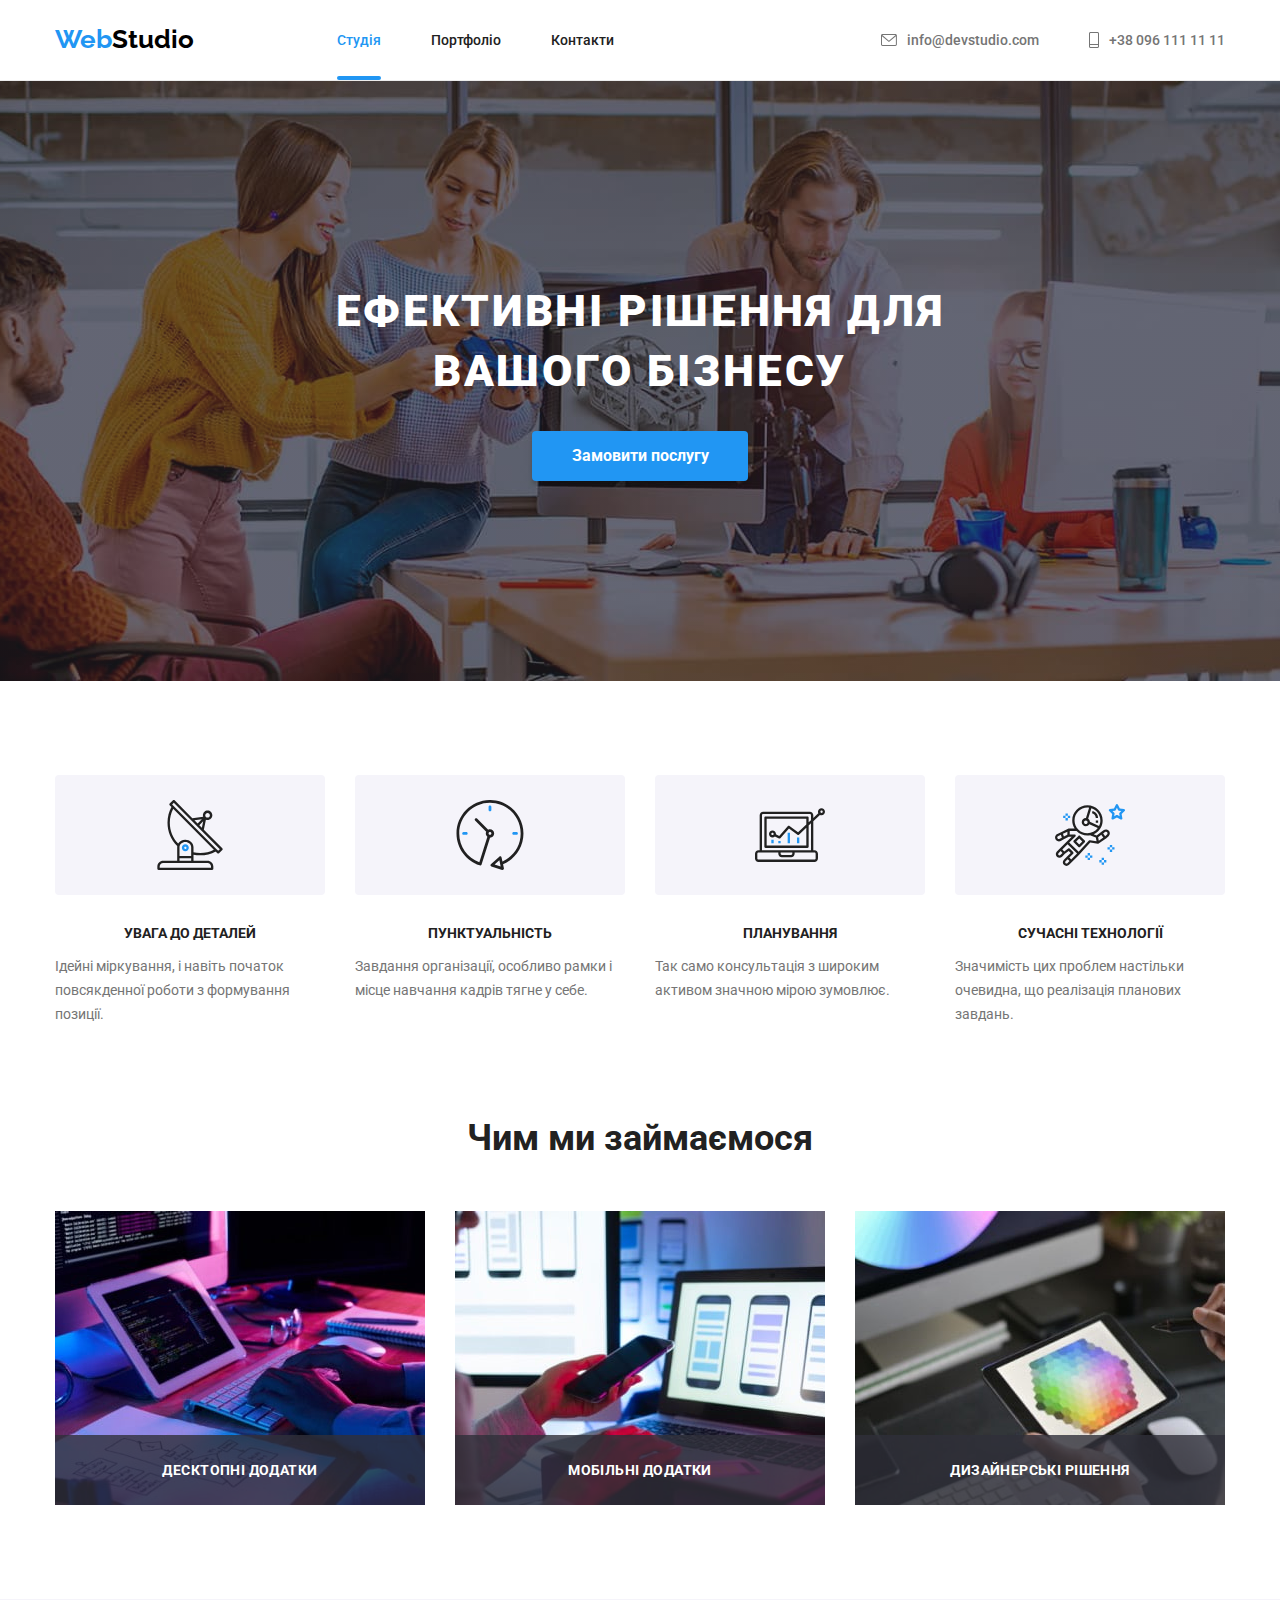
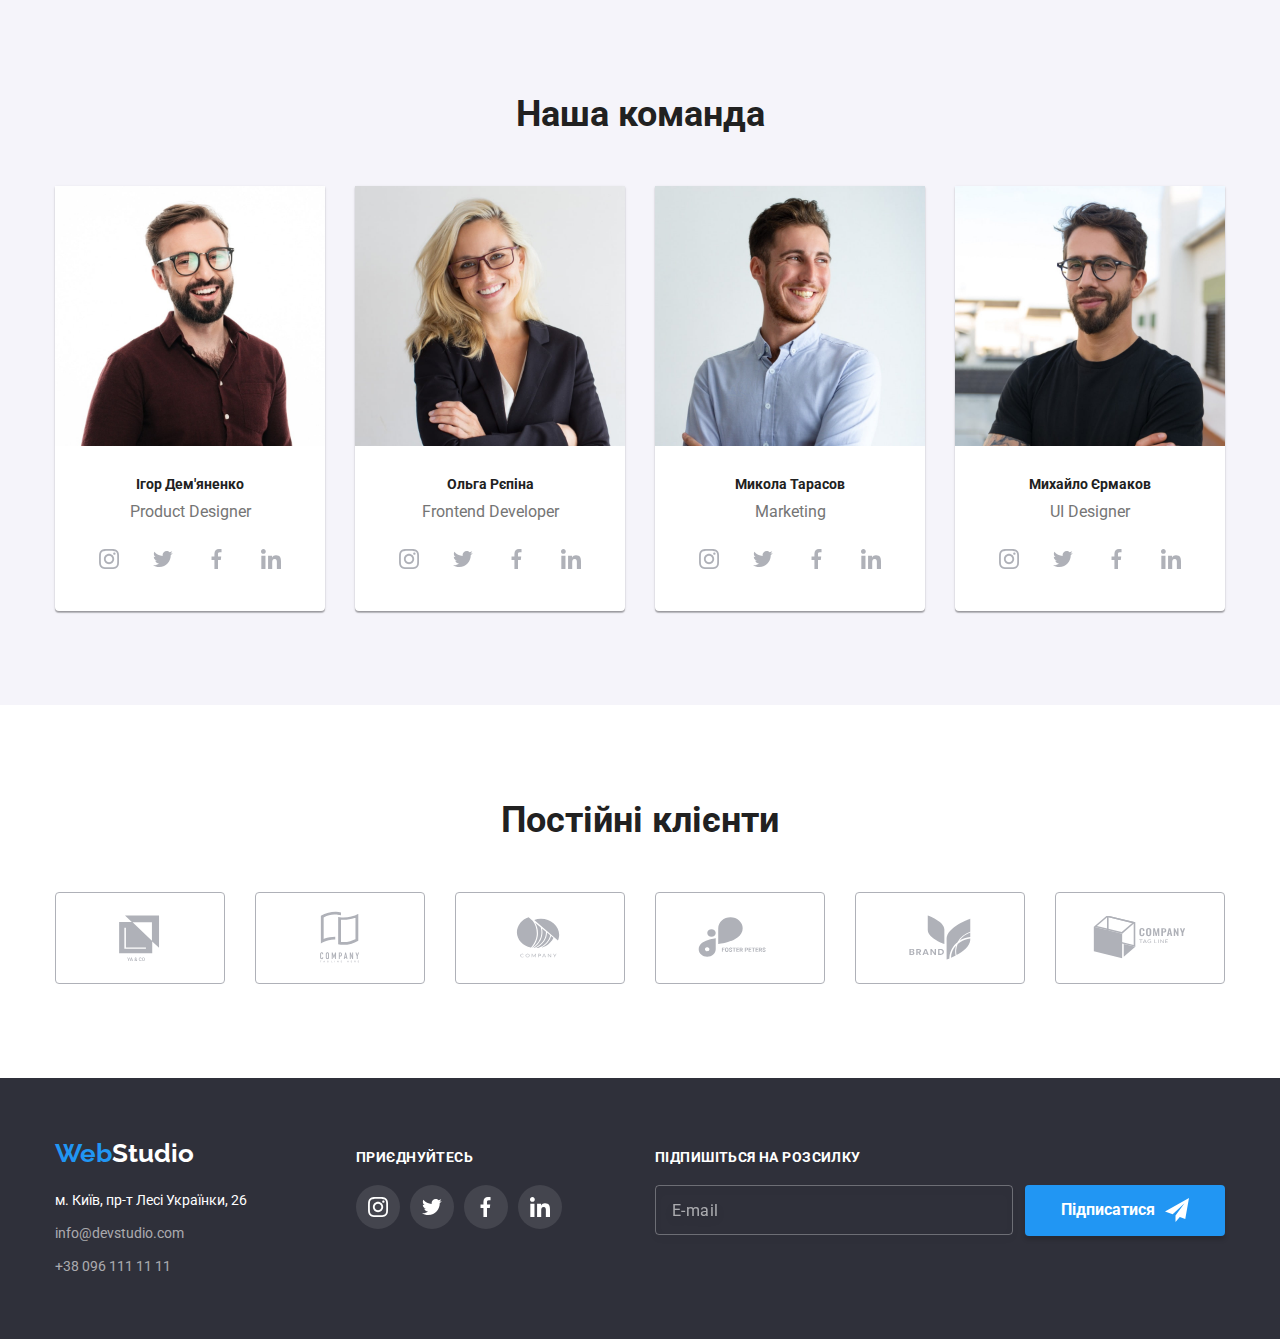
<file: index.html>
<!DOCTYPE html>
<html lang="uk">
  <head>
    <meta charset="UTF-8" />
    <meta http-equiv="X-UA-Compatible" content="IE=edge" />
    <meta name="viewport" content="width=device-width, initial-scale=1.0" />
    <title>Студія</title>
    <!-- шрифти -->
    <link rel="preconnect" href="https://fonts.googleapis.com" />
    <link rel="preconnect" href="https://fonts.gstatic.com" crossorigin />
    <link
      href="https://fonts.googleapis.com/css2?family=Raleway:wght@700&family=Roboto:wght@400;500;700;900&display=swap"
      rel="stylesheet"
    />
    <!-- нормалізатор -->
    <link
      rel="stylesheet"
      href="https://cdnjs.cloudflare.com/ajax/libs/modern-normalize/1.1.0/modern-normalize.min.css"
    />
    <!-- стилі -->
    <link rel="stylesheet" href="./css/styles.css" />
  </head>

  <body>
    <header class="top-line">
      <div class="container mein-line">
        <nav class="nav-sector">
          <a class="link logo-link" href="./index.html"><span class="logo">Web</span>Studio</a>
          <ul class="site-nav list">
            <li class="item"><a class="link connect current" href="./index.html">Студія</a></li>
            <li class="item">
              <a class="link connect" href="./portfolio.html">Портфоліо</a>
            </li>
            <li class="item"><a class="link connect" href="#">Контакти</a></li>
          </ul>
        </nav>
        <ul class="contact list">
          <li class="item">
            <a class="link connect" href="mailto:info@devstudio.com">
              <svg class="icon" width="16" height="12">
                <use href="./images/icons.svg#envelope"></use></svg
              >info@devstudio.com
            </a>
          </li>
          <li class="item">
            <a class="link connect" href="tel:+380961111111">
              <svg class="icon" width="10" height="16">
                <use href="./images/icons.svg#phone"></use></svg
              >+38 096 111 11 11</a
            >
          </li>
        </ul>
      </div>
    </header>
    <main>
      <section class="hero">
        <div class="container">
          <h1 class="hero-title">Ефективні рішення для вашого бізнесу</h1>
          <button class="button button-hero" data-modal-open type="button">Замовити послугу</button>
        </div>
      </section>

      <section class="section">
        <!-- прихований заголовок -->
        <h2 class="visually-hidden">Переваги студії</h2>
        <div class="container">
          <ul class="list merit">
            <li class="list-merit">
              <div class="thumb">
                <svg class="thumb-icon" width="70" height="70">
                  <use href="./images/icons.svg#antenna"></use>
                </svg>
              </div>
              <h3 class="section-subtitle">УВАГА ДО ДЕТАЛЕЙ</h3>
              <p class="post-text">
                Ідейні міркування, i навіть початок повсякденної роботи з формування позиції.
              </p>
            </li>
            <li class="list-merit">
              <div class="thumb">
                <svg class="thumb-icon" width="70" height="70">
                  <use href="./images/icons.svg#clock"></use>
                </svg>
              </div>
              <h3 class="section-subtitle">ПУНКТУАЛЬНІСТЬ</h3>
              <p class="post-text">
                Завдання організації, особливо рамки і місце навчання кадрів тягне у себе.
              </p>
            </li>
            <li class="list-merit">
              <div class="thumb">
                <svg class="thumb-icon" width="70" height="70">
                  <use href="./images/icons.svg#diagram"></use>
                </svg>
              </div>
              <h3 class="section-subtitle">ПЛАНУВАННЯ</h3>
              <p class="post-text">
                Так само консультація з широким активом значною мірою зумовлює.
              </p>
            </li>
            <li class="list-merit">
              <div class="thumb">
                <svg class="thumb-icon" width="70" height="70">
                  <use href="./images/icons.svg#astronaut"></use>
                </svg>
              </div>
              <h3 class="section-subtitle">СУЧАСНІ ТЕХНОЛОГІЇ</h3>
              <p class="post-text">
                Значимість цих проблем настільки очевидна, що реалізація планових завдань.
              </p>
            </li>
          </ul>
        </div>
      </section>
      <section class="section section-work">
        <div class="container">
          <h2 class="section-title">Чим ми займаємося</h2>
          <ul class="list work">
            <li class="work-foto">
              <img
                class="image"
                src="./images/studio/img-1.jpeg"
                alt="Програмист пряцює за столом. Нtml код."
                width="370"
                height="294"
              />
              <div class="work-overley">
                <h3 class="work-subtitle">Десктопні додатки</h3>
              </div>
            </li>

            <li class="work-foto">
              <img
                class="image"
                src="./images/studio/img-2.jpeg"
                alt="Дизайнер розробляе мобільні додатки. Інтерфейс для смартфона."
                width="370"
                height="294"
              />
              <div class="work-overley">
                <h3 class="work-subtitle">Мобільні додатки</h3>
              </div>
            </li>
            <li class="work-foto">
              <img
                class="image"
                src="./images/studio/img-3.jpeg"
                alt="Художник вебдизайнер вибирає кольор на графичному планшеті."
                width="370"
                height="294"
              />
              <div class="work-overley">
                <h3 class="work-subtitle">Дизайнерські рішення</h3>
              </div>
            </li>
          </ul>
        </div>
      </section>
      <section class="section-team section">
        <div class="container">
          <h2 class="section-title">Наша команда</h2>
          <ul class="list team">
            <li class="team-list">
              <img
                class="image member"
                src="./images/studio/img-4.jpeg"
                alt="Ігор Дем'яненко"
                width="270"
                height="260"
              />
              <h3 class="section-subtitle">Ігор Дем'яненко</h3>
              <p class="desc-text" lang="en">Product Designer</p>
              <ul class="list social-links">
                <li class="item social-item">
                  <a class="link social-link" href="#" aria-label="instagram">
                    <svg class="icon">
                      <use href="./images/icons.svg#instagram"></use>
                    </svg>
                  </a>
                </li>
                <li class="item social-item">
                  <a class="link social-link" href="#" aria-label="twitter">
                    <svg class="icon">
                      <use href="./images/icons.svg#twitter"></use>
                    </svg>
                  </a>
                </li>
                <li class="item social-item">
                  <a class="link social-link" href="#" aria-label="facebook">
                    <svg class="icon">
                      <use href="./images/icons.svg#facebook"></use>
                    </svg>
                  </a>
                </li>
                <li class="item social-item">
                  <a class="link social-link" href="#" aria-label="linkedin">
                    <svg class="icon">
                      <use href="./images/icons.svg#linkedin"></use>
                    </svg>
                  </a>
                </li>
              </ul>
            </li>
            <li class="team-list">
              <img
                class="image member"
                src="./images/studio/img-5.jpeg"
                alt="Ольга Рєпіна"
                width="270"
                height="260"
              />
              <h3 class="section-subtitle">Ольга Рєпіна</h3>
              <p class="desc-text" lang="en">Frontend Developer</p>
              <ul class="list social-links">
                <li class="item social-item">
                  <a class="link social-link" href="#" aria-label="instagram">
                    <svg class="icon">
                      <use href="./images/icons.svg#instagram"></use>
                    </svg>
                  </a>
                </li>
                <li class="item social-item">
                  <a class="link social-link" href="#" aria-label="twitter">
                    <svg class="icon">
                      <use href="./images/icons.svg#twitter"></use>
                    </svg>
                  </a>
                </li>
                <li class="item social-item">
                  <a class="link social-link" href="#" aria-label="facebook">
                    <svg class="icon">
                      <use href="./images/icons.svg#facebook"></use>
                    </svg>
                  </a>
                </li>
                <li class="item social-item">
                  <a class="link social-link" href="#" aria-label="linkedin">
                    <svg class="icon">
                      <use href="./images/icons.svg#linkedin"></use>
                    </svg>
                  </a>
                </li>
              </ul>
            </li>
            <li class="team-list">
              <img
                class="image member"
                src="./images/studio/img-6.jpeg"
                alt="Микола Тарасов"
                width="270"
                height="260"
              />
              <h3 class="section-subtitle">Микола Тарасов</h3>
              <p class="desc-text" lang="en">Marketing</p>
              <ul class="list social-links">
                <li class="item social-item">
                  <a class="link social-link" href="#" aria-label="instagram">
                    <svg class="icon">
                      <use href="./images/icons.svg#instagram"></use>
                    </svg>
                  </a>
                </li>
                <li class="item social-item">
                  <a class="link social-link" href="#" aria-label="twitter">
                    <svg class="icon">
                      <use href="./images/icons.svg#twitter"></use>
                    </svg>
                  </a>
                </li>
                <li class="item social-item">
                  <a class="link social-link" href="#" aria-label="facebook">
                    <svg class="icon">
                      <use href="./images/icons.svg#facebook"></use>
                    </svg>
                  </a>
                </li>
                <li class="item social-item">
                  <a class="link social-link" href="#" aria-label="linkedin">
                    <svg class="icon">
                      <use href="./images/icons.svg#linkedin"></use>
                    </svg>
                  </a>
                </li>
              </ul>
            </li>
            <li class="team-list">
              <img
                class="image member"
                src="./images/studio/img-7.jpeg"
                alt="Михайло Єрмаков"
                width="270"
                height="260"
              />
              <h3 class="section-subtitle">Михайло Єрмаков</h3>
              <p class="desc-text" lang="en">UI Designer</p>
              <ul class="list social-links">
                <li class="item social-item">
                  <a class="link social-link" href="#" aria-label="instagram">
                    <svg class="icon">
                      <use href="./images/icons.svg#instagram"></use>
                    </svg>
                  </a>
                </li>
                <li class="item social-item">
                  <a class="link social-link" href="#" aria-label="twitter">
                    <svg class="icon">
                      <use href="./images/icons.svg#twitter"></use>
                    </svg>
                  </a>
                </li>
                <li class="item social-item">
                  <a class="link social-link" href="#" aria-label="facebook">
                    <svg class="icon">
                      <use href="./images/icons.svg#facebook"></use>
                    </svg>
                  </a>
                </li>
                <li class="item social-item">
                  <a class="link social-link" href="#" aria-label="linkedin">
                    <svg class="icon">
                      <use href="./images/icons.svg#linkedin"></use>
                    </svg>
                  </a>
                </li>
              </ul>
            </li>
          </ul>
        </div>
      </section>
      <section class="section">
        <div class="container">
          <h2 class="section-title">Постійні клієнти</h2>
          <ul class="list clients">
            <li class="clients-item">
              <a class="link clients-link" href="#">
                <svg class="thumb-icon">
                  <use href="./images/icons.svg#client-1"></use>
                </svg>
              </a>
            </li>
            <li class="clients-item">
              <a class="link clients-link" href="#">
                <svg class="thumb-icon">
                  <use href="./images/icons.svg#client-2"></use>
                </svg>
              </a>
            </li>
            <li class="clients-item">
              <a class="link clients-link" href="#">
                <svg class="thumb-icon">
                  <use href="./images/icons.svg#client-3"></use>
                </svg>
              </a>
            </li>
            <li class="clients-item">
              <a class="link clients-link" href="#">
                <svg class="thumb-icon">
                  <use href="./images/icons.svg#client-4"></use>
                </svg>
              </a>
            </li>
            <li class="clients-item">
              <a class="link clients-link" href="#">
                <svg class="thumb-icon">
                  <use href="./images/icons.svg#client-5"></use>
                </svg>
              </a>
            </li>
            <li class="clients-item">
              <a class="link clients-link" href="#">
                <svg class="thumb-icon">
                  <use href="./images/icons.svg#client-6"></use>
                </svg>
              </a>
            </li>
          </ul>
        </div>
      </section>
    </main>
    <footer class="page-footer">
      <div class="container footer-conteiner">
        <div class="footer-link">
          <a class="link logo-link logo-footer" href="./index.html"
            ><span class="logo">Web</span>Studio</a
          >
          <address>
            <ul class="list address">
              <li class="address-item">
                <a
                  class="link reach"
                  href="https://goo.gl/maps/CPtrU1FHBa2aNyZL9"
                  target="_blank"
                  rel="noopener noreferrer nofollow"
                  >м. Київ, пр-т Лесі Українки, 26</a
                >
              </li>
              <li class="address-item">
                <a class="link connect contact-address" href="mailto:info@devstudio.com"
                  >info@devstudio.com</a
                >
              </li>
              <li class="address-item">
                <a class="link connect contact-address" href="tel:+380961111111"
                  >+38 096 111 11 11</a
                >
              </li>
            </ul>
          </address>
        </div>
        <div class="social-bloc">
          <p class="welcome-text"><strong>приєднуйтесь</strong></p>
          <ul class="list social-links">
            <li class="item social-item">
              <a class="link social-link welcome-link" href="#" aria-label="instagram">
                <svg class="icon">
                  <use href="./images/icons.svg#instagram"></use>
                </svg>
              </a>
            </li>
            <li class="item social-item">
              <a class="link social-link welcome-link" href="#" aria-label="twitter">
                <svg class="icon">
                  <use href="./images/icons.svg#twitter"></use>
                </svg>
              </a>
            </li>
            <li class="item social-item">
              <a class="link social-link welcome-link" href="#" aria-label="facebook">
                <svg class="icon">
                  <use href="./images/icons.svg#facebook"></use>
                </svg>
              </a>
            </li>
            <li class="item social-item">
              <a class="link social-link welcome-link" href="#" aria-label="linkedin">
                <svg class="icon">
                  <use href="./images/icons.svg#linkedin"></use>
                </svg>
              </a>
            </li>
          </ul>
        </div>
        <div class="subscribe">
          <p class="welcome-text"><strong>Підпишіться на розсилку</strong></p>
          <form class="form-footer js-speaker-form">
            <input type="email" class="form-input-footer" name="email" placeholder="E-mail" />
            <button class="button button-hero btn-submit" type="submit">
              Підписатися<svg class="icon" width="24" height="24">
                <use href="./images/icons.svg#send"></use>
              </svg>
            </button>
          </form>
        </div>
      </div>
    </footer>

    <div class="bacdrop is-hidden" data-modal>
      <div class="modal">
        <form class="form">
          <button class="button btn-close" data-modal-close type="button" aria-label="close">
            <svg class="icon" width="18" height="18">
              <use href="./images/icons.svg#close"></use>
            </svg>
          </button>

          <b class="slogan">Залиште свої дані, ми вам передзвонимо</b>

          <p class="form-field">
            <label for="name" class="form-label">Ім'я</label>
            <input type="text" class="form-input" name="name" id="name" />
            <svg class="icon" width="18" height="18">
              <use href="./images/icons.svg#person"></use>
            </svg>
          </p>

          <p class="form-field">
            <label for="tel" class="form-label">Телефон</label>
            <input type="tel" class="form-input" name="tel" id="tel" />
            <svg class="icon" width="18" height="18">
              <use href="./images/icons.svg#tel"></use>
            </svg>
          </p>

          <p class="form-field">
            <label for="mail" class="form-label">Пошта</label>
            <input type="email" class="form-input" name="email" id="mail" />
            <svg class="icon" width="18" height="18">
              <use href="./images/icons.svg#evelope-black"></use>
            </svg>
          </p>

          <p class="form-field form-comment">
            <label for="comment" class="form-label">Коментар</label>
            <textarea
              name="comment"
              class="form-textarea"
              rows="5"
              placeholder="Введіть текст"
              id="comment"
            ></textarea>
          </p>

          <p class="check">
            <label for="policy" class="form-label"
              ><input type="checkbox" class="checkbox" name="policy" id="policy" /><svg
                class="icon"
                width="18"
                height="18"
              >
                <use href="./images/icons.svg#check"></use></svg
              >Погоджуюся з розсилкою та приймаю <a class="policy" href="#">Умови договору</a>
            </label>
          </p>

          <button class="button button-hero btn-submit" type="submit">Відправити</button>
        </form>
      </div>
    </div>
    <script src="./js/modal.js"></script>
  </body>
</html>
</file>
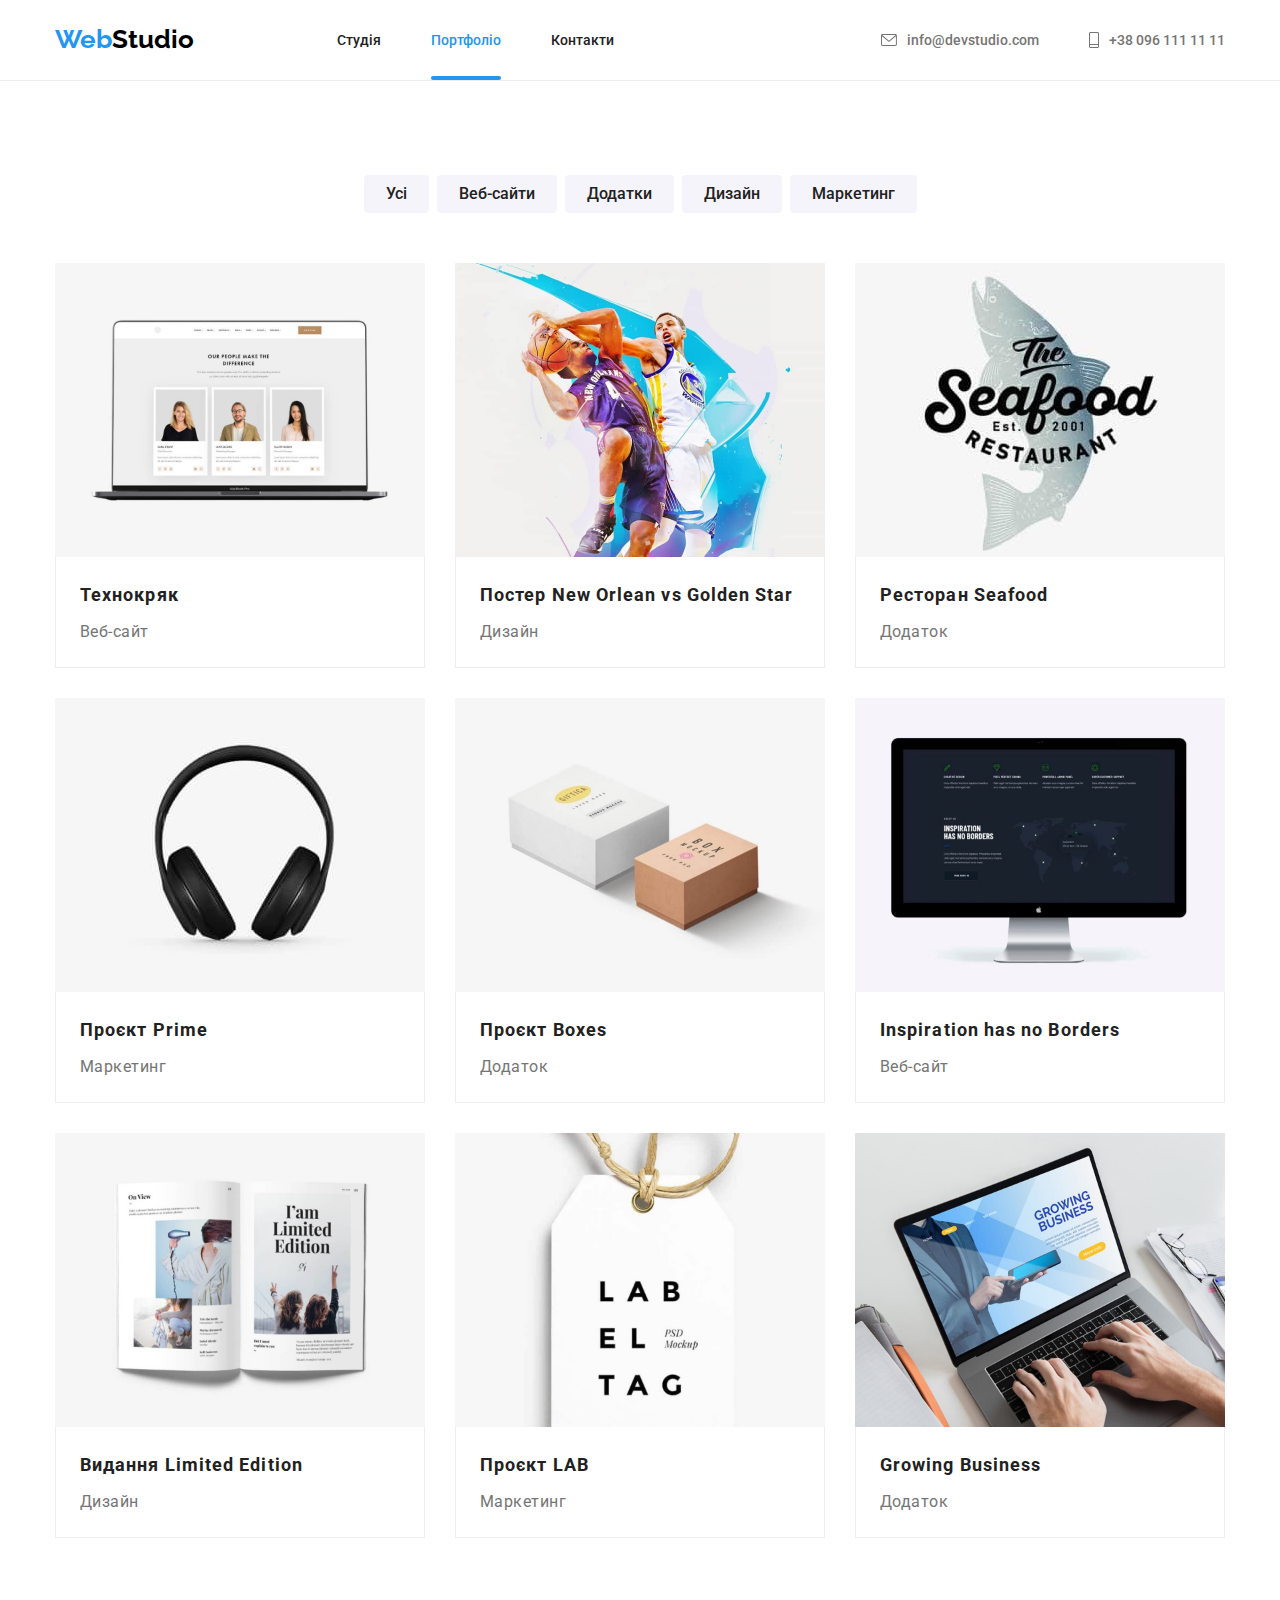
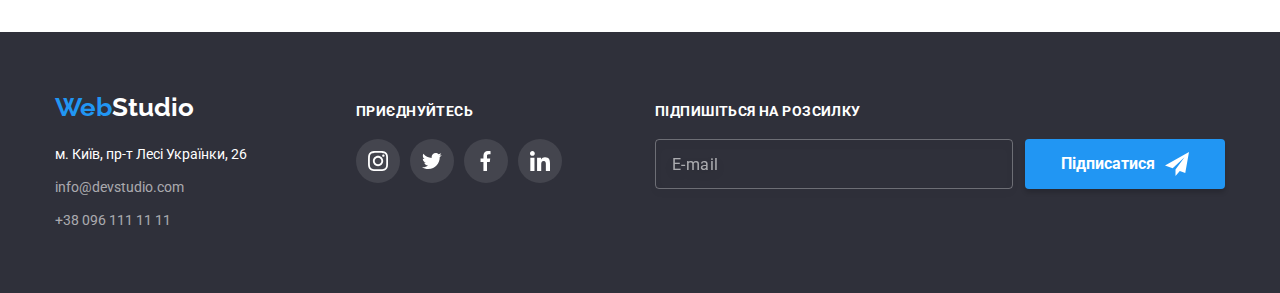
<file: portfolio.html>
<!DOCTYPE html>
<html lang="uk">
  <head>
    <meta charset="UTF-8" />
    <meta http-equiv="X-UA-Compatible" content="IE=edge" />
    <meta name="viewport" content="width=device-width, initial-scale=1.0" />
    <title>Портфоліо</title>
    <!-- шрифти -->
    <link rel="preconnect" href="https://fonts.googleapis.com" />
    <link rel="preconnect" href="https://fonts.gstatic.com" crossorigin />
    <link
      href="https://fonts.googleapis.com/css2?family=Raleway:wght@700&family=Roboto:wght@400;500;700;900&display=swap"
      rel="stylesheet"
    />
    <!-- нормалізатор -->
    <link
      rel="stylesheet"
      href="https://cdnjs.cloudflare.com/ajax/libs/modern-normalize/1.1.0/modern-normalize.min.css"
    />
    <!-- стилі -->
    <link rel="stylesheet" href="./css/styles.css" />
  </head>
  <body>
    <header class="top-line">
      <div class="container mein-line">
        <nav class="nav-sector">
          <a class="link logo-link" href="./index.html"><span class="logo">Web</span>Studio</a>
          <ul class="site-nav list">
            <li class="item"><a class="link connect" href="./index.html">Студія</a></li>
            <li class="item">
              <a class="link connect current" href="./portfolio.html">Портфоліо</a>
            </li>
            <li class="item"><a class="link connect" href="#">Контакти</a></li>
          </ul>
        </nav>
        <ul class="contact list">
          <li class="item">
            <a class="link connect" href="mailto:info@devstudio.com">
              <svg class="icon" width="16" height="12">
                <use href="./images/icons.svg#envelope"></use></svg
              >info@devstudio.com
            </a>
          </li>
          <li class="item">
            <a class="link connect" href="tel:+380961111111">
              <svg class="icon" width="10" height="16">
                <use href="./images/icons.svg#phone"></use></svg
              >+38 096 111 11 11</a
            >
          </li>
        </ul>
      </div>
    </header>
    <main>
      <div class="container">
        <section class="section">
          <!--невидимий заголовок-->
          <h1 class="visually-hidden">Приклади робіт</h1>
          <!--фільтри робіт-->
          <ul class="list btn-line">
            <li class="list-btn">
              <button class="button button-filter" type="button">Усі</button>
            </li>
            <li class="list-btn">
              <button class="button button-filter" type="button">Веб-сайти</button>
            </li>
            <li class="list-btn">
              <button class="button button-filter" type="button">Додатки</button>
            </li>
            <li class="list-btn">
              <button class="button button-filter" type="button">Дизайн</button>
            </li>
            <li class="list-btn">
              <button class="button button-filter" type="button">Маркетинг</button>
            </li>
          </ul>
          <ul class="list portfolio">
            <li class="portfolio-box">
              <a class="link" href="#" target="_blank" rel="noopener noreferrer nofollow">
                <div class="cover">
                  <div class="overlay">
                    <p class="job-description">
                      Ресурс пропонує комплексні пропозиції з різним рівнем функціоналу та сервісів.
                      Все це дозволить відвідувачу отримати вичерпні відомості про компанію чи
                      приватну особу.
                    </p>
                  </div>
                  <img
                    class="image"
                    src="./images/portfolio/img-8.jpeg"
                    alt="відкрита веб-сторінка на ноутбуці"
                    width="370"
                    height="294"
                  />
                </div>
                <div class="text-content">
                  <h3 class="box-subtitle">Технокряк</h3>
                  <p class="desc">Веб-сайт</p>
                </div>
              </a>
            </li>
            <li class="portfolio-box">
              <a class="link" href="#" target="_blank" rel="noopener noreferrer nofollow">
                <div class="cover">
                  <div class="overlay">
                    <p class="job-description">
                      Ресурс пропонує комплексні пропозиції з різним рівнем функціоналу та сервісів.
                      Все це дозволить відвідувачу отримати вичерпні відомості про компанію чи
                      приватну особу.
                    </p>
                  </div>
                  <img
                    class="image"
                    src="./images/portfolio/img-9.jpeg"
                    alt="Два гравця баскетболу у грі"
                    width="370"
                    height="294"
                  />
                </div>
                <div class="text-content">
                  <h3 class="box-subtitle">
                    Постер <span lang="en">New Orlean vs Golden Star</span>
                  </h3>
                  <p class="desc">Дизайн</p>
                </div>
              </a>
            </li>
            <li class="portfolio-box">
              <a class="link" href="#" target="_blank" rel="noopener noreferrer nofollow">
                <div class="cover">
                  <div class="overlay">
                    <p class="job-description">
                      Ресурс пропонує комплексні пропозиції з різним рівнем функціоналу та сервісів.
                      Все це дозволить відвідувачу отримати вичерпні відомості про компанію чи
                      приватну особу.
                    </p>
                  </div>
                  <img
                    class="image"
                    src="./images/portfolio/img-10.jpeg"
                    alt="логотип ресторану морська їжа з малюнком риби"
                    width="370"
                    height="294"
                  />
                </div>
                <div class="text-content">
                  <h3 class="box-subtitle">Ресторан <span lang="en">Seafood</span></h3>
                  <p class="desc">Додаток</p>
                </div>
              </a>
            </li>
            <li class="portfolio-box">
              <a class="link" href="#" target="_blank" rel="noopener noreferrer nofollow">
                <div class="cover">
                  <div class="overlay">
                    <p class="job-description">
                      Ресурс пропонує комплексні пропозиції з різним рівнем функціоналу та сервісів.
                      Все це дозволить відвідувачу отримати вичерпні відомості про компанію чи
                      приватну особу.
                    </p>
                  </div>
                  <img
                    class="image"
                    src="./images/portfolio/img-11.jpeg"
                    alt="Навушники"
                    width="370"
                    height="294"
                  />
                </div>
                <div class="text-content">
                  <h3 class="box-subtitle">Проєкт <span lang="en">Prime</span></h3>
                  <p class="desc">Маркетинг</p>
                </div>
              </a>
            </li>
            <li class="portfolio-box">
              <a class="link" href="#" target="_blank" rel="noopener noreferrer nofollow">
                <div class="cover">
                  <div class="overlay">
                    <p class="job-description">
                      Ресурс пропонує комплексні пропозиції з різним рівнем функціоналу та сервісів.
                      Все це дозволить відвідувачу отримати вичерпні відомості про компанію чи
                      приватну особу.
                    </p>
                  </div>
                  <img
                    class="image"
                    src="./images/portfolio/img-12.jpeg"
                    alt="дві коробки"
                    width="370"
                    height="294"
                  />
                </div>

                <div class="text-content">
                  <h3 class="box-subtitle">Проєкт <span lang="en">Boxes</span></h3>
                  <p class="desc">Додаток</p>
                </div>
              </a>
            </li>
            <li class="portfolio-box">
              <a class="link" href="#" target="_blank" rel="noopener noreferrer nofollow">
                <div class="cover">
                  <div class="overlay">
                    <p class="job-description">
                      Ресурс пропонує комплексні пропозиції з різним рівнем функціоналу та сервісів.
                      Все це дозволить відвідувачу отримати вичерпні відомості про компанію чи
                      приватну особу.
                    </p>
                  </div>
                  <img
                    class="image"
                    src="./images/portfolio/img-13.jpeg"
                    alt="сторінка веб-сайту на моніторі"
                    width="370"
                    height="294"
                  />
                </div>

                <div class="text-content">
                  <h3 class="box-subtitle" lang="en">Inspiration has no Borders</h3>
                  <p class="desc">Веб-сайт</p>
                </div>
              </a>
            </li>
            <li class="portfolio-box">
              <a class="link" href="#" target="_blank" rel="noopener noreferrer nofollow">
                <div class="cover">
                  <div class="overlay">
                    <p class="job-description">
                      Ресурс пропонує комплексні пропозиції з різним рівнем функціоналу та сервісів.
                      Все це дозволить відвідувачу отримати вичерпні відомості про компанію чи
                      приватну особу.
                    </p>
                  </div>
                  <img
                    class="image"
                    src="./images/portfolio/img-14.jpeg"
                    alt="книга, лимітоване видавництво"
                    width="370"
                    height="294"
                  />
                </div>

                <div class="text-content">
                  <h3 class="box-subtitle">Видання <span lang="en">Limited Edition</span></h3>
                  <p class="desc">Дизайн</p>
                </div>
              </a>
            </li>
            <li class="portfolio-box">
              <a class="link" href="#" target="_blank" rel="noopener noreferrer nofollow">
                <div class="cover">
                  <div class="overlay">
                    <p class="job-description">
                      Ресурс пропонує комплексні пропозиції з різним рівнем функціоналу та сервісів.
                      Все це дозволить відвідувачу отримати вичерпні відомості про компанію чи
                      приватну особу.
                    </p>
                  </div>
                  <img
                    class="image"
                    src="./images/portfolio/img-15.jpeg"
                    alt="Лейбл магазину"
                    width="370"
                    height="294"
                  />
                </div>

                <div class="text-content">
                  <h3 class="box-subtitle">Проєкт <span lang="en">LAB</span></h3>
                  <p class="desc">Маркетинг</p>
                </div>
              </a>
            </li>
            <li class="portfolio-box">
              <a class="link" href="#" target="_blank" rel="noopener noreferrer nofollow">
                <div class="cover">
                  <div class="overlay">
                    <p class="job-description">
                      Ресурс пропонує комплексні пропозиції з різним рівнем функціоналу та сервісів.
                      Все це дозволить відвідувачу отримати вичерпні відомості про компанію чи
                      приватну особу.
                    </p>
                  </div>
                  <img
                    class="image"
                    src="./images/portfolio/img-16.jpeg"
                    alt="Людина працюе за ноутбуком"
                    width="370"
                    height="294"
                  />
                </div>
                <div class="text-content">
                  <h3 class="box-subtitle" lang="en">Growing Business</h3>
                  <p class="desc">Додаток</p>
                </div>
              </a>
            </li>
          </ul>
        </section>
      </div>
    </main>
    <footer class="page-footer">
      <div class="container footer-conteiner">
        <div class="footer-link">
          <a class="link logo-link logo-footer" href="./index.html"
            ><span class="logo">Web</span>Studio</a
          >
          <address>
            <ul class="list address">
              <li class="address-item">
                <a
                  class="link reach"
                  href="https://goo.gl/maps/CPtrU1FHBa2aNyZL9"
                  target="_blank"
                  rel="noopener noreferrer nofollow"
                  >м. Київ, пр-т Лесі Українки, 26</a
                >
              </li>
              <li class="address-item">
                <a class="link connect contact-address" href="mailto:info@devstudio.com"
                  >info@devstudio.com</a
                >
              </li>
              <li class="address-item">
                <a class="link connect contact-address" href="tel:+380961111111"
                  >+38 096 111 11 11</a
                >
              </li>
            </ul>
          </address>
        </div>
        <div class="social-bloc">
          <p class="welcome-text"><strong>приєднуйтесь</strong></p>
          <ul class="list social-links">
            <li class="item social-item">
              <a class="link social-link welcome-link" href="#" aria-label="instagram">
                <svg class="icon">
                  <use href="./images/icons.svg#instagram"></use>
                </svg>
              </a>
            </li>
            <li class="item social-item">
              <a class="link social-link welcome-link" href="#" aria-label="twitter">
                <svg class="icon">
                  <use href="./images/icons.svg#twitter"></use>
                </svg>
              </a>
            </li>
            <li class="item social-item">
              <a class="link social-link welcome-link" href="#" aria-label="facebook">
                <svg class="icon">
                  <use href="./images/icons.svg#facebook"></use>
                </svg>
              </a>
            </li>
            <li class="item social-item">
              <a class="link social-link welcome-link" href="#" aria-label="linkedin">
                <svg class="icon">
                  <use href="./images/icons.svg#linkedin"></use>
                </svg>
              </a>
            </li>
          </ul>
        </div>
        <div class="subscribe">
          <p class="welcome-text"><strong>Підпишіться на розсилку</strong></p>
          <form class="form-footer js-speaker-form">
            <input
              type="email"
              class="form-input-footer"
              name="email"
              id="mail"
              placeholder="E-mail"
            />
            <button class="button button-hero btn-submit" type="submit">
              Підписатися<svg class="icon" width="24" height="24">
                <use href="./images/icons.svg#send"></use>
              </svg>
            </button>
          </form>
        </div>
      </div>
    </footer>
  </body>
</html>
</file>
<file: css/styles.css>
:root {
  /* шрифти */
  --font-family-primary: "Roboto", sans-serif;
  --font-weight-more: 700;
  --font-weight-less: 500;
  --font-size-more: 16px;
  --font-size-less: 14px;

  /* колор */
  --color-primary: #757575;
  --color-secondary: #212121;
  --color-brand: #2f303a;
  --color-img-overlay: rgba(47, 48, 58, 0.4);
  --color-accent: #2196f3;
  --top-line-bg: #ffffff;
  --color-background: #ffffff;
  --color-background-light: #f5f4fa;
  --color-logo: #000000;
  --color-logo-footer: #ffffff;
  --color-hero: #ffffff;
  --color-white: #ffffff;
  --color-activ-btn: #188ce8;
  --color-header-border: #ececec;
  --color-border-box: #eeeeee;
  --color-icon: #afb1b8;
  --color-contact-footer: rgba(255, 255, 255, 0.6);
  /* анімація */
  --color-background-box: rgba(33, 150, 243, 0.9);
  --timing-function: cubic-bezier(0.4, 0, 0.2, 1);
  /*  */
  --fill-icon-dark: #212121;

  /* форми */
  --border-form: 1px solid rgba(33, 33, 33, 0.2);
}

/* спадкодавець */
body {
  background-color: var(--color-background);
  color: var(--color-primary);
  font-family: var(--font-family-primary);
  margin: 0;
}

/* скидання властивості стилей */
.list {
  list-style: none;
  padding: 0;
  margin: 0;
}

.image {
  display: block;
  max-width: 100%;
  height: auto;
}

.link {
  text-decoration: none;
}

/* кнопка загальні властивості */
.button {
  border: none;
  margin-top: 0;
  margin-bottom: 0;
  cursor: pointer;
  border-radius: 4px;
  font-family: inherit;
  font-size: var(--font-size-more);
}

/* Порядок оформлення стилів:
1. Позиціювання єлементів
2. Блочна модель (геометрія)
3. Кольор та текст
4. Ефекти (аніації, переходи) */

/* Оформлення блоків */
.container {
  width: 1200px;
  margin-left: auto;
  margin-right: auto;
  padding: 0 15px;
}

/* heder */
.top-line {
  background-color: var(--top-line-bg);
  border-bottom: 1px solid var(--color-header-border);
}

/*logo*/
.logo {
  color: var(--color-accent);
}

.logo-link {
  margin-right: 93px;
  color: var(--color-logo);
  font-family: "Raleway", sans-serif;
  font-weight: 700;
  font-size: 26px;
  line-height: 1.2;
  text-decoration: none;
}

/*  header */
.mein-line {
  display: flex;
}
/* Site nav*/
.nav-sector {
  display: flex;
  align-items: center;
  gap: 50px;
}
.site-nav {
  display: flex;
  gap: 50px;
}

.site-nav .connect {
  display: block;
  padding: 32px 0;
  color: var(--color-secondary);
  font-weight: var(--font-weight-less);
  font-size: var(--font-size-less);
  line-height: 1.143;
}

.connect {
  transition: color 250ms var(--timing-function);
}

.site-nav .connect:hover,
.site-nav .connect:focus {
  color: var(--color-accent);
}

.site-nav .connect.current {
  color: var(--color-accent);
}
.site-nav .item {
  text-decoration: unset;
  text-decoration-line: var(--color-accent);
}
/*contact*/
.contact {
  display: flex;
  margin-left: auto;
  gap: 50px;
}

.current {
  position: relative;
}

.current::after {
  content: "";
  position: absolute;
  left: 0;
  bottom: 0;
  width: 100%;
  height: 4px;
  border-radius: 2px;
  background-color: var(--color-accent);
}

/* Мейл. тел. */
.contact .connect {
  display: flex;
  padding: 32px 0;
  gap: 10px;
  color: var(--color-primary);
  font-weight: var(--font-weight-less);
  font-size: var(--font-size-less);
  fill: currentColor;
  line-height: 1.143;
}

.contact .connect:hover,
.contact .connect:focus {
  color: var(--color-accent);
}

/* іконки мейл. тел. */
.connect .icon {
  align-self: center;
}

/* hero */
.hero {
  text-align: center;
  padding-top: 200px;
  padding-bottom: 200px;
  max-width: 1600px;
  margin: 0 auto;
  background-color: var(--color-brand);
  background-image: linear-gradient(to right, var(--color-img-overlay), var(--color-img-overlay)),
    url(../images/studio/Img-team.jpeg);
  background-repeat: no-repeat;
  background-size: cover;
  background-position: center;
}

.hero-title {
  margin: 0 auto;
  margin-bottom: 30px;
  text-transform: uppercase;
  text-align: center;
  letter-spacing: 0.06em;
  width: 696px;
  color: var(--color-hero);
  font-weight: 900;
  font-size: 44px;
  line-height: 1.364;
}

.button-hero {
  padding: 10px 32px;
  min-width: 216px;
  align-items: center;
  text-align: center;
  color: var(--color-white);
  background-color: var(--color-accent);
  box-shadow: 0px 4px 4px rgba(0, 0, 0, 0.15);
  font-weight: var(--font-weight-more);
  line-height: 1.9;

  transition: background-color 250ms var(--timing-function);
}
/* активна кнопка в герої*/
.button-hero:hover,
.button-hero:focus {
  background-color: var(--color-activ-btn);
  box-shadow: 0px 4px 4px rgba(0, 0, 0, 0.15);
}
/* section */
.section {
  padding-top: 94px;
  padding-bottom: 94px;
}

/* переваги студії */
.merit {
  display: flex;
  max-width: 1170px;
  height: 248px;
  gap: 30px;
}

.visually-hidden {
  position: absolute;
  white-space: nowrap;
  width: 1px;
  height: 1px;
  overflow: hidden;
  border: 0;
  padding: 0;
  clip: rect(0 0 0 0);
  clip-path: inset(50%);
  margin: -1px;
}

.list-merit {
  width: 270px;
}

.thumb {
  display: flex;
  align-items: center;
  justify-content: center;
  height: 120px;
  background-color: var(--color-background-light);
  border-radius: 4px;
  margin-bottom: 30px;
}

.section-subtitle {
  margin-top: 0px;
  margin-bottom: 10px;
  text-align: center;

  color: var(--color-secondary);
  font-weight: var(--font-weight-more);
  font-size: var(--font-size-less);
  line-height: 1.143;
}

.member {
  margin-bottom: 30px;
}

/* чим ми займаемося */
.section-work {
  padding-top: 0;
}
.section-title {
  margin-top: 0;
  margin-bottom: 50px;
  text-align: center;
  color: var(--color-secondary);
  font-weight: var(--font-weight-more);
  font-size: 36px;
  line-height: 1.2;
}

.work {
  display: flex;
  gap: 30px;
}
.work-foto {
  position: relative;
}

.work-overley {
  position: absolute;
  bottom: 0;
  right: 0;
  width: 100%;
  height: 70px;

  background: rgba(47, 48, 58, 0.8);
}

.work-subtitle {
  padding: 27px 0;
  margin: 0;
  color: var(--color-white);
  font-size: var(--font-size-less);
  line-height: 1.143;
  letter-spacing: 0.03em;
  text-align: center;
  text-transform: uppercase;
}

/* наша команда */
.section-team {
  background-color: var(--color-background-light);
}

.team {
  display: flex;
  gap: 30px;
}

.team-list {
  background-color: var(--color-white);
  box-shadow: 0px 1px 3px rgba(0, 0, 0, 0.12), 0px 1px 1px rgba(0, 0, 0, 0.14),
    0px 2px 1px rgba(0, 0, 0, 0.2);
  border-radius: 0px 0px 4px 4px;
}

.desc-text {
  margin-top: 0;
  margin-bottom: 16px;
  text-align: center;

  font-size: var(--font-size-more);
  line-height: 1.2;
}

/* блок посилань на соцмережи */
.social-links {
  display: flex;
  align-items: center;
  justify-content: center;
  margin: 0 auto;
  gap: 10px;
  margin-bottom: 30px;
}

/* посилання на соцмережи */
.social-item {
  width: 44px;
  height: 44px;
}

.item .social-link {
  display: flex;
  align-items: center;
  justify-content: center;
  border-radius: 50%;
  width: 100%;
  height: 100%;
  color: var(--color-icon);
  fill: currentColor;

  transition: background-color 250ms var(--timing-function), color 250ms var(--timing-function);
}

.social-link .icon {
  width: 20px;
  height: 20px;
}

.item .social-link:hover,
.item .social-link:focus {
  background-color: var(--color-accent);
  color: var(--color-white);
}

/* Постійні кліенти */
.clients {
  display: flex;
  gap: 30px;
}

.clients-item {
  width: 170px;
  height: 92px;
}

.clients-link {
  display: flex;
  align-items: center;
  justify-content: center;
  width: 100%;
  height: 100%;
}

.clients-link .thumb-icon {
  width: 170px;
  height: 92px;
  fill: var(--color-icon);
  padding: 0 32px;
  border: 1px solid var(--color-icon);
  border-radius: 4px;

  transition: fill 250ms var(--timing-function), border-color 250ms var(--timing-function);
}

.clients-link .thumb-icon:hover {
  fill: var(--color-accent);
  border-color: var(--color-accent);
}

/* futer */
.page-footer {
  padding-top: 60px;
  padding-bottom: 60px;

  background-color: var(--color-brand);
}

.footer-conteiner {
  display: flex;
  align-items: baseline;
  gap: 93px;
}

.footer-link {
  min-width: 208px;
}
/* logo */
.logo-footer {
  color: var(--color-logo-footer);
}
/* address */
.address {
  margin-top: 20px;
}

.address-item {
  margin-bottom: 9px;
}
.address-item:last-child {
  margin-bottom: 0;
}
.reach {
  color: var(--color-white);
  font-style: normal;
  font-weight: inherit;
  font-size: var(--font-size-less);
  line-height: 1.714;

  transition: color 250ms var(--timing-function);
}

.reach:hover,
.reach:focus {
  color: var(--color-accent);
}

.contact-address {
  color: var(--color-contact-footer);
  font-style: normal;
  font-weight: inherit;
  font-size: var(--font-size-less);
  line-height: 1.714;
  transition: color 250ms var(--timing-function);
}

.contact-address:hover,
.contact-address:focus {
  color: var(--color-accent);
}

/* запрошення у футорі */

.welcome-text {
  text-transform: uppercase;
  font-size: var(--font-size-less);
  line-height: 1.143;
  letter-spacing: 0.03em;
  color: var(--color-white);
  margin: 0;
  margin-bottom: 20px;
}

.welcome-link {
  background: rgba(255, 255, 255, 0.1);
}

.welcome-link .icon {
  fill: var(--color-white);
}

.form-footer {
  position: relative;
  display: flex;
  align-items: center;
  justify-content: center;
  gap: 12px;
}

.form-footer > .btn-submit {
  display: flex;
  align-items: center;
  justify-content: center;
  min-width: 200px;
  fill: currentColor;
  gap: 10px;
}

.form-footer .form-input-footer {
  width: 358px;
  height: 50px;
  padding: 15px 16px;
  background-color: transparent;
  border: 1px solid rgba(255, 255, 255, 0.3);
  filter: drop-shadow(0px 4px 4px rgba(0, 0, 0, 0.15));
  border-radius: 4px;
  font-size: var(--font-size-more);
  line-height: 1.25;
  letter-spacing: 0.03em;
  outline: none;
  color: var(--color-white);
  /* color: var(--color-contact-footer); */
}

.form-footer .form-input-footer::placeholder {
  color: var(--color-contact-footer);
}

/* porfolio */
/* кнопки фільтр */
.btn-line {
  display: flex;
  justify-content: center;
  margin-bottom: 50px;
  gap: 8px;
}

.button-filter {
  padding: 6px 22px;
  color: var(--color-secondary);
  background: var(--color-background-light);
  font-weight: var(--font-weight-less);
  line-height: 1.625;

  transition: color 250ms var(--timing-function), background-color 250ms var(--timing-function),
    box-shadow 250ms var(--timing-function);
}

.button-filter:hover,
.button-filter:focus {
  background-color: var(--color-accent);
  color: var(--color-white);
  box-shadow: 0px 3px 1px rgba(0, 0, 0, 0.1), 0px 1px 2px rgba(0, 0, 0, 0.08),
    0px 2px 2px rgba(0, 0, 0, 0.12);
}

.button-filter:active {
  background-color: var(--color-activ-btn);
}

/* список робіт */
.portfolio {
  display: flex;
  flex-wrap: wrap;
  gap: 30px;
}
.portfolio-box {
  flex-basis: calc((100% - 60px) / 3);
  transition: box-shadow 250ms var(--timing-function);
}

/* обкладинка */
.cover {
  position: relative;
  overflow: hidden;
}
.overlay {
  position: absolute;
  top: 0;
  left: 0;
  overflow: auto;
  width: 100%;
  height: 100%;
  background-color: var(--color-background-box);

  transform: translateY(100%);
  transition: transform 250ms var(--timing-function);
}

.portfolio-box:hover .overlay {
  transform: translateY(0);
}

.overlay:hover,
.overlay:focus {
  transform: translateY(0);
}

/* опис роботи */
.job-description {
  margin: 0;
  color: var(--color-white);
  padding: 63px 24px;
  font-size: 18px;
  line-height: 1.555;
  letter-spacing: 0.03em;
}

.text-content {
  padding: 20px 24px;
  border: 1px solid var(--color-border-box);
  border-top: 0;
}

.portfolio-box:hover,
.portfolio-box:focus {
  box-shadow: 0px 1px 1px rgba(0, 0, 0, 0.12), 0px 4px 4px rgba(0, 0, 0, 0.06),
    1px 4px 6px rgba(0, 0, 0, 0.16);
}

.post-text {
  font-size: var(--font-size-less);
  line-height: 1.714;
}

.box-subtitle {
  margin: 0;
  color: var(--color-secondary);
  font-weight: var(--font-weight-more);
  font-size: 18px;
  line-height: 2;
  letter-spacing: 0.06em;
  white-space: nowrap;
  overflow: hidden;
  text-overflow: ellipsis;
}

.desc {
  margin: 0;
  margin-top: 4px;
  color: var(--color-primary);
  font-size: var(--font-size-more);
  line-height: 1.875;
  letter-spacing: 0.03em;
}

/* чи буде кращим використати для фону у герої контейнер .container-fluid ? */

.bacdrop {
  position: fixed;
  top: 0;
  left: 0;
  width: 100%;
  height: 100%;
  background-color: rgba(47, 48, 58, 0.4);

  opacity: 1;
  transition: opacity 250ms var(--timing-function);
}

.bacdrop.is-hidden {
  opacity: 0;
  visibility: hidden;
  pointer-events: none;
}

.bacdrop.is-hidden .modal {
  transform: translate(-50%, -50%) scale(2.4);
}

.modal {
  position: absolute;
  top: 50%;
  left: 50%;
  width: 100%;
  max-width: 528px;
  height: 100%;
  max-height: 581px;

  background: var(--color-white);
  box-shadow: 0px 1px 3px rgba(0, 0, 0, 0.12), 0px 1px 1px rgba(0, 0, 0, 0.14),
    0px 2px 1px rgba(0, 0, 0, 0.2);
  border-radius: 4px;

  transform: translate(-50%, -50%) scale(1);
  transition: transform 250ms var(--timing-function);
}

.btn-close {
  position: absolute;
  top: 8px;
  right: 8px;
  display: flex;
  align-items: center;
  justify-content: center;
  margin: 0;
  padding: 0;
  width: 30px;
  height: 30px;
  border-radius: 50%;
  background: var(--color-white);
  border: 1px solid rgba(0, 0, 0, 0.1);
  color: var(--color-icon);

  transition: fill 250ms var(--timing-function);
}

.btn-close:hover,
.btn-close:focus {
  fill: var(--color-accent);
}

/* оформляння форм */
/* форми у модальному вікні */

textarea {
  resize: none;
}

.form {
  max-width: 528px;
  margin: 0 auto;
  padding: 40px;
  flex-direction: column;
}

.slogan {
  display: block;
  margin: 0;
  margin-bottom: 12px;
  font-size: 20px;
  line-height: 1.15;
  text-align: center;
  color: var(--color-secondary);
}

.form-field {
  position: relative;
  display: flex;
  flex-direction: column;
  margin: 0;
  margin-bottom: 10px;
}

.form-field > .form-label {
  font-size: 12px;
  line-height: 1.167;
  letter-spacing: 0.01em;
  margin-bottom: 4px;
  transition: color 250ms var(--timing-function);
}

.form-field > .form-input {
  height: 40px;
  padding: 12px 42px;
  border: var(--border-form);
  border-radius: 4px;

  transition: border 250ms var(--timing-function);
}

.form-field .form-textarea {
  padding: 12px 16px;
  border: var(--border-form);
  border-radius: 4px;

  transition: border 250ms var(--timing-function);
}

.form-field .form-textarea::placeholder {
  font-size: 12px;
  line-height: 1.167;
  letter-spacing: 0.01em;
  color: rgba(117, 117, 117, 0.5);
}

.form-comment {
  margin-bottom: 20px;
}

.form-field > .icon {
  position: absolute;
  top: 50%;
  left: 12px;
  fill: var(--fill-icon-dark);

  transition: fill 250ms var(--timing-function);
}

.form-input:hover,
.form-input:focus,
.form-textarea:hover,
.form-textarea:focus {
  border: 1px solid var(--color-accent);
  outline: none;
}

.form-field:hover > .icon,
.form-field:focus-within > .icon {
  fill: var(--color-accent);
}

/* прийняття умов відправки форми */

.check {
  display: flex;
  align-items: center;
  justify-content: center;
  margin: 0 0 30px;
}

.check > .form-label {
  position: relative;
  margin-left: 8px;
  padding-left: 23px;
  font-size: 14px;
  line-height: 1.714;
  letter-spacing: 0.03em;
}

/* .check .icon { */
.form-label .icon {
  position: absolute;
  top: 50%;
  left: 0;
  width: 16px;
  height: 15px;

  border: 2px solid var(--color-secondary);
  border-radius: 2px;
  background-color: var(--color-background);

  transform: translateY(-50%);
  fill: transparent;
  transition: border-color 250ms var(--timing-function),
    background-color 250ms var(--timing-function);
  cursor: pointer;
}

.checkbox:checked + .icon {
  background-color: var(--color-accent);
  border: transparent;
  fill: var(--color-background);
}

/* прихований чекет */
.check .checkbox {
  position: absolute;
  white-space: nowrap;
  width: 1px;
  height: 1px;
  overflow: hidden;
  border: 0;
  padding: 0;
  clip: rect(0 0 0 0);
  clip-path: inset(50%);
  margin: -1px;
}

.policy {
  color: var(--color-accent);
  transition: color 250ms var(--timing-function);
}

.policy:hover,
.policy:focus {
  color: var(--color-activ-btn);
}

/* кнопка відправки форми */
.btn-submit {
  display: flex;
  align-items: center;
  justify-content: center;
  min-width: 200px;
  margin-left: auto;
  margin-right: auto;
}
</file>
